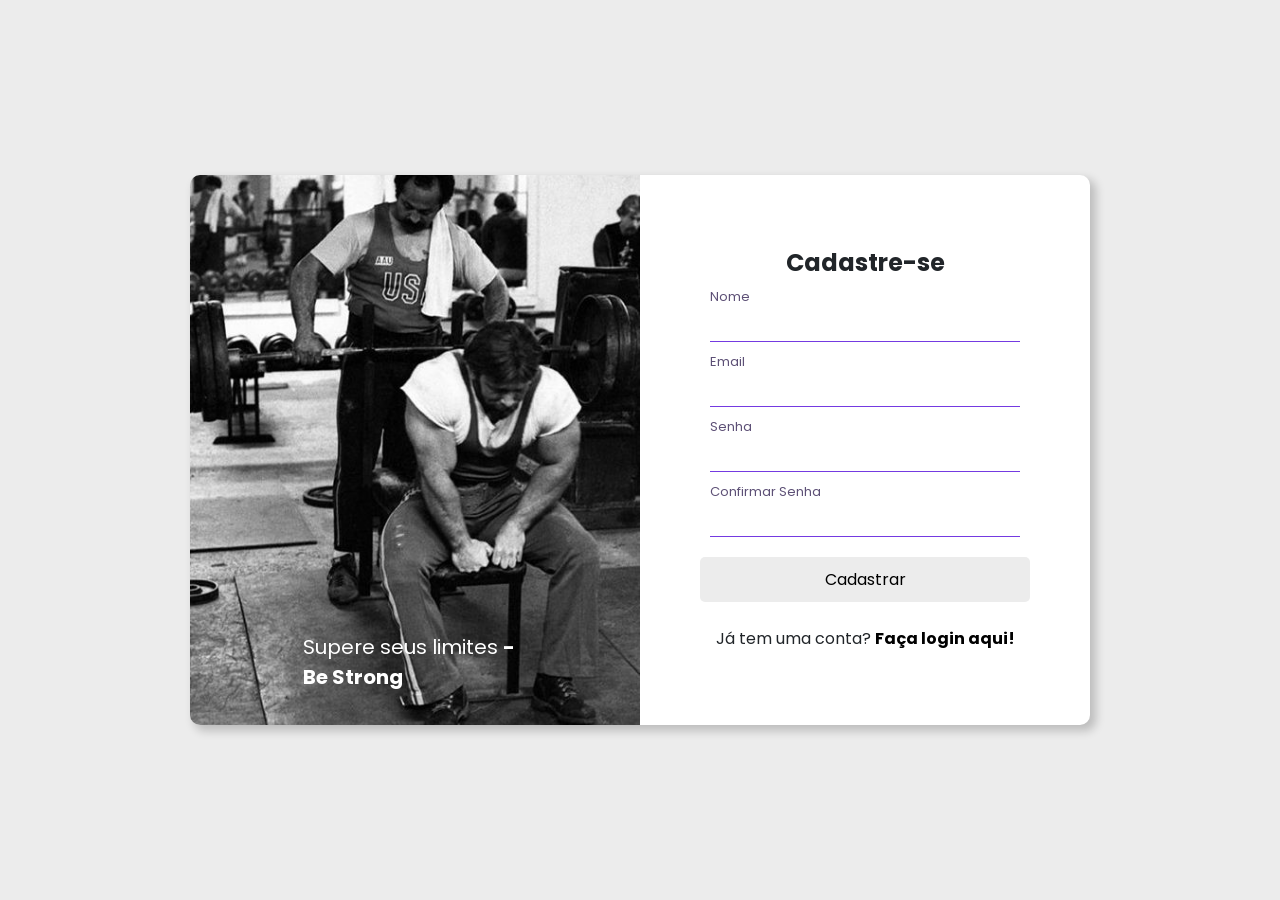
<file: public/cadastro.html>
<!DOCTYPE html>
<html lang="en">

<head>
    <meta charset="UTF-8">
    <meta name="viewport" content="width=device-width, initial-scale=1.0">
    <link href="https://cdn.jsdelivr.net/npm/bootstrap@5.0.2/dist/css/bootstrap.min.css" rel="stylesheet"
        integrity="sha384-EVSTQN3/azprG1Anm3QDgpJLIm9Nao0Yz1ztcQTwFspd3yD65VohhpuuCOmLASjC" crossorigin="anonymous">
    <link rel="stylesheet" href="css/cadastro.css">
    <script src="js/sessao.js"></script>
    <title>Cadastro | BeStrong</title>
</head>

<body>
    <div class="wrapper">
        <div class="container main">
            <div class="row">
                <div class="col-md-6 side-image">
                    <div class="text">
                        <p>Supere seus limites <strong> - Be Strong</strong></p>
                    </div>
                </div>
                <div class="col-md-6 right">
                    <div class="input-box">
                        <h4>Cadastre-se</h4>
                        <form id="form">
                            <div class="input-field">
                                <input type="text" class="input" id="nome" autocomplete="off">
                                <label for="nome">Nome</label>
                            </div>
                            <div class="input-field">
                                <input type="text" class="input" id="email" autocomplete="off">
                                <label for="text">Email</label>
                            </div>
                            <div class="input-field">
                                <input type="password" class="input" id="senha">
                                <label for="pass">Senha</label>
                            </div>
                            <div class="input-field">
                                <input type="password" class="input" id="confirmar_senha">
                                <label for="pass">Confirmar Senha</label>
                            </div>
                            <div id="mensagem_erro_cadastro"></div>
                            <div class="btn_cadastro">
                                <button type="button" onclick="cadastrar()">Cadastrar</button>
                            </div>
                            <div class="signin">
                                <span>Já tem uma conta? <a href="login.html">Faça login aqui!</a></span>
                            </div>
                        </form>
                    </div>
                </div>
            </div>
        </div>
    </div>
</body>
</html>
<script>

function cadastrar() {

// Recupere o valor da nova input pelo nome do id
var nomeVar = nome.value;
var emailVar = email.value;
var senhaVar = senha.value;
var confirmarSenha = confirmar_senha.value;

const mensagemErro = document.getElementById("mensagem_erro_cadastro");

// Validação dos campos
const tamanhoNome = nomeVar.length > 1;
const emailConterArroba = /^[^\s@]+@[^\s@]+\.[^\s@]+$/.test(emailVar);
const tamanhoSenha = senhaVar.length > 6;
const confirmarSenhas = senhaVar == confirmarSenha;

mensagemErro.innerHTML = "";
mensagemErro.style.display = "none";

// Verificando se há algum campo em branco
if (
    nomeVar == "" ||
    emailVar == "" ||
    senhaVar == "" ||
    confirmarSenha == ""
) {
    mensagemErro.innerHTML = "Campos obrigatórios estão vazios";
    mensagemErro.style.display = "block";
    return false;
} else if (!tamanhoNome) {
    mensagemErro.innerHTML = "O campo de nome deve ter mais que um caractere";
    mensagemErro.style.display = "block";
    return false;
} else if (!emailConterArroba) {
    mensagemErro.innerHTML = "O campo de email deve conter '@' e '.'";
    mensagemErro.style.display = "block";
    return false;
} else if (!tamanhoSenha) {
    mensagemErro.innerHTML = "A senha precisa ter mais que 6 caracteres";
    mensagemErro.style.display = "block";
    return false;
} else if (!confirmarSenhas) {
    mensagemErro.innerHTML = "As senhas precisam ser iguais!";
    mensagemErro.style.display = "block";
    return false;
}



// Enviando o valor da nova input
fetch("/usuarios/cadastrar", {
    method: "POST",
    headers: {
        "Content-Type": "application/json",
    },
    body: JSON.stringify({
        nomeServer: nomeVar,
        emailServer: emailVar,
        senhaServer: senhaVar
    }),
})
    .then(function (resposta) {
        console.log("resposta: ", resposta);

        if (resposta.ok) {
            // Exibe a mensagem de sucesso
            mensagemErro.innerHTML = "Cadastro realizado com sucesso! Você será redirecionado para o login!";
            mensagemErro.style.color = "green";
            mensagemErro.style.display = "block";

            // Redireciona para o login
            setTimeout(() => {
                window.location.href = "/login.html"; // Redirecionando para a página de login após 5 segundos
            }, 3000);

            //limparFormulario(); // Chama a função para limpar os campos após o cadastro
        } else {
            throw "Houve um erro ao tentar realizar o cadastro!";
        }
    })
    .catch(function (resposta) {
        console.log(`#ERRO: ${resposta}`);
        mensagemErro.innerHTML = "Ocorreu um erro ao realizar o cadastro!";
        mensagemErro.style.color = "red";
        mensagemErro.style.display = "block";
    });

// Ocultar a mensagem após 5 segundos
setTimeout(() => {
    mensagemErro.style.display = "none";
}, 5000);

}

</script>
</file>
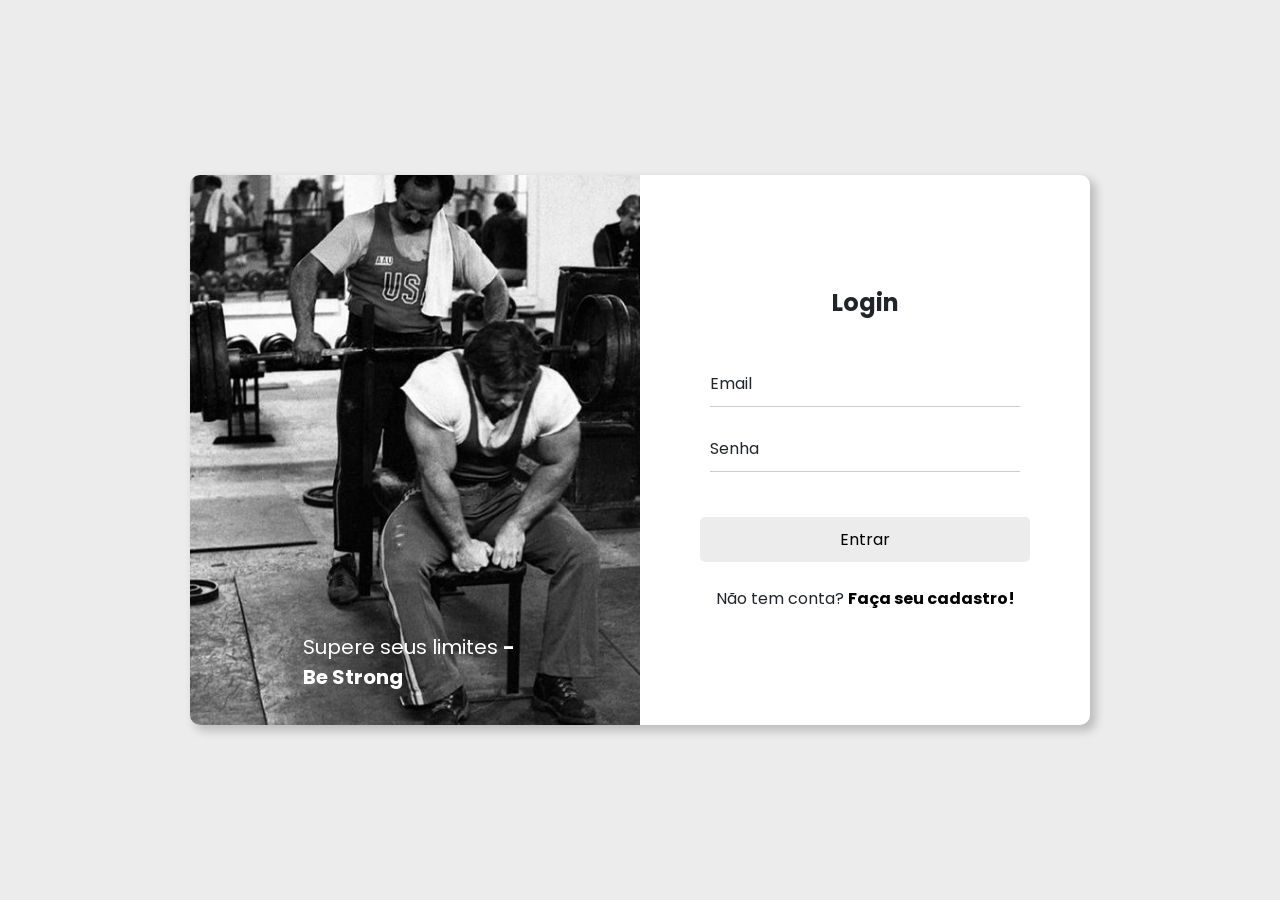
<file: public/login.html>
<!DOCTYPE html>
<html lang="en">

<head>
    <meta charset="UTF-8">
    <meta name="viewport" content="width=device-width, initial-scale=1.0">
    <link href="https://cdn.jsdelivr.net/npm/bootstrap@5.0.2/dist/css/bootstrap.min.css" rel="stylesheet"
        integrity="sha384-EVSTQN3/azprG1Anm3QDgpJLIm9Nao0Yz1ztcQTwFspd3yD65VohhpuuCOmLASjC" crossorigin="anonymous">
    <link rel="stylesheet" href="css/login.css">
    <title> Login | BeStrong</title>
    <link rel="icon" href="assets/FlavIcon.png" style="height: 70px; width: 70px;">
</head>

<body>
    <div class="wrapper">
        <div class="container main">
            <div class="row">
                <div class="col-md-6 side-image">
                    <div class="text">
                        <p>Supere seus limites <strong>- Be Strong</strong></p>
                    </div>

                </div>
                <div class="col-md-6 right">

                    <div class="input-box">

                        <h4>Login</h4>
                        <div class="input-field">
                            <input type="text" class="input" id="email_usuario" required="" autocomplete="off">
                            <label for="email">Email</label>
                        </div>
                        <div class="input-field">
                            <input type="password" class="input" id="senha_usuario" required="">
                            <label for="pass">Senha</label>
                        </div>
                        <div id="mensagem_erro_login"></div>
                        <div class="btn_login">
                            <button onclick="entrar()">Entrar</button>
                        </div>
                        <div class="signin">
                            <span>Não tem conta? <a href="cadastro.html">Faça seu cadastro!</a></span>
                        </div>
                    </div>
                </div>
            </div>
        </div>
    </div>
    <script src="js/sessao.js"></script>
</body>


</html>

<script>
    function entrar() {

        var emailVar = email_usuario.value;
        var senhaVar = senha_usuario.value;

        var mensagemErroLogin = document.getElementById("mensagem_erro_login");

        // Verificando se os campos estão vazios
        if (emailVar == "" || senhaVar == "") {
            mensagemErroLogin.innerHTML = "Por favor, preencha ambos os campos!";
            mensagemErroLogin.style.display = "block";


            return false;
        } else {
            mensagemErroLogin.style.display = "none";
        }

        console.log("FORM LOGIN: ", emailVar);
        console.log("FORM SENHA: ", senhaVar);

        // Realiza a requisição para a autenticação
        fetch("usuarios/autenticar", {
            method: "POST",
            headers: {
                "Content-Type": "application/json"
            },
            body: JSON.stringify({
                emailServer: emailVar,
                senhaServer: senhaVar
            })
        }).then(function (resposta) {
            console.log("ESTOU NO THEN DO entrar()!");

            if (resposta.ok) {
                resposta.json().then(json => {

                    sessionStorage.EMAIL_USUARIO = json.email;
                    sessionStorage.NOME_USUARIO = json.nome;
                    sessionStorage.ID_USUARIO = json.id;


                    mensagemErroLogin.innerHTML = "Login realizado com sucesso!";
                    mensagemErroLogin.style.color = "green";
                    mensagemErroLogin.style.display = "block";


                    setTimeout(function () {
                        window.location.href = "painel.html";
                    }, 1000);
                });
            } else {

                resposta.text().then(texto => {
                    console.error(texto);
                    mensagemErroLogin.innerHTML = "Falha no login: " + texto;
                    mensagemErroLogin.style.display = "block";
                });
            }
        }).catch(function (erro) {

            console.error(erro);
            mensagemErroLogin.innerHTML = "Erro de conexão. Tente novamente!";
            mensagemErroLogin.style.display = "block";
        });

        return false;
    }

</script>
</file>
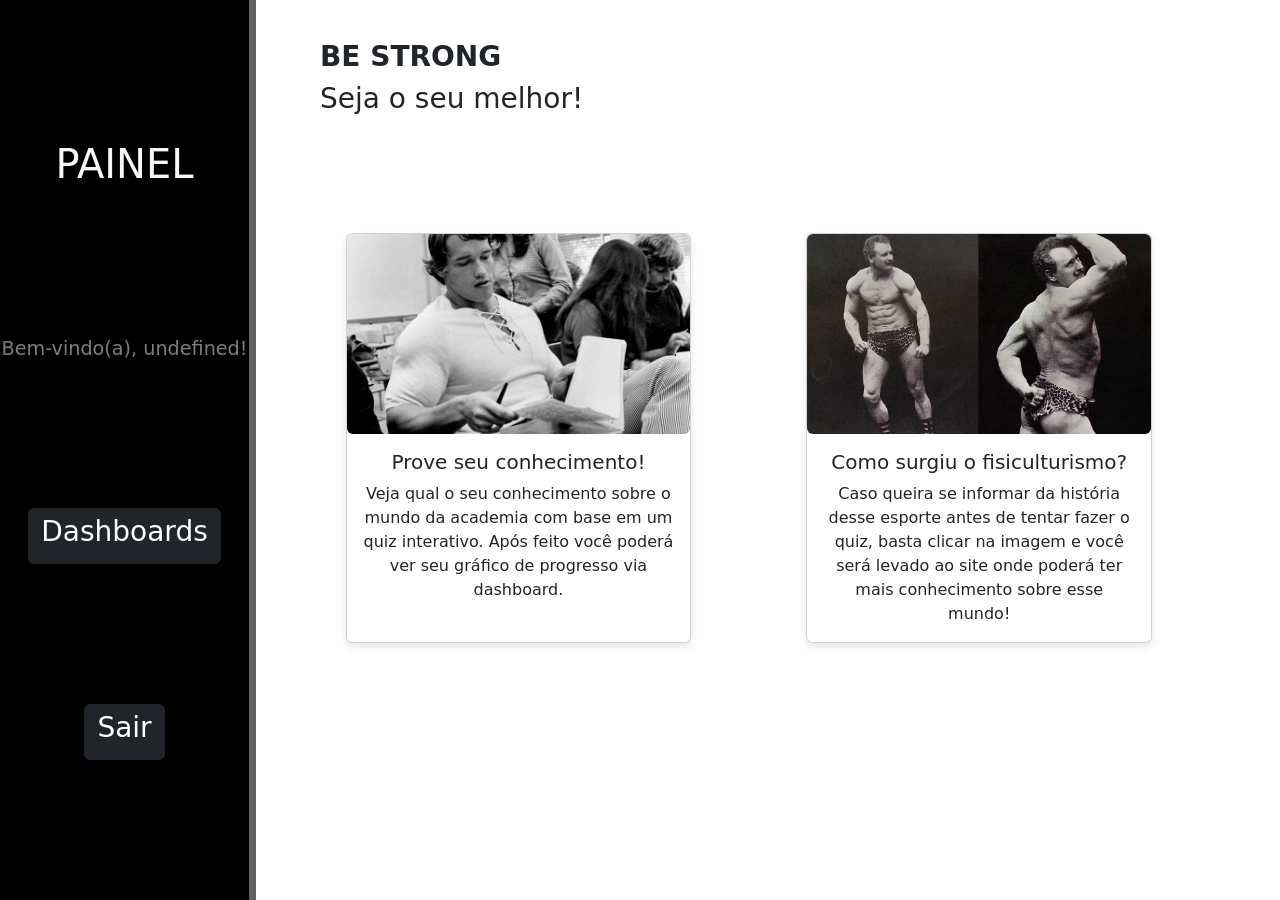
<file: public/painel.html>
<!DOCTYPE html>
    <html lang="en">

    <head>
        <meta charset="UTF-8">
        <meta name="viewport" content="width=device-width, initial-scale=1.0">
        <link rel="stylesheet" href="css/painel.css">
        <link href="https://cdn.jsdelivr.net/npm/bootstrap@5.3.0/dist/css/bootstrap.min.css" rel="stylesheet">
        <link rel="stylesheet" href="https://cdn.jsdelivr.net/npm/bootstrap-icons/font/bootstrap-icons.css">
        <script src="https://cdn.jsdelivr.net/npm/bootstrap@5.3.0/dist/js/bootstrap.bundle.min.js"></script>
        <script src="./js/sessao.js"></script>
        <title>Be Strong | Painel </title>
        <link rel="icon" href="assets/FlavIcon.png" style="height: 70px; width: 70px;">

    </head>

    <body>

        <div class="janela">
            <div class="header-left">
                <h1>PAINEL</h1>

                <div class="hello">
                    <h3>Bem-vindo(a), <span id="b_usuario">usuário</span>!</h3>
                </div>


                <div class="btn btn-dark">
                    <a href="dash.html">
                        <h3>Dashboards</h3>
                    </a>
                </div>


                <div class="btn btn-dark" onclick="limparSessao()">
                    <h3>Sair</h3>
                </div>

            </div>

            <div class="titulo">
                <h3><strong>BE STRONG</strong></h3>
                <h3>Seja o seu melhor!</h3>
            </div>

            <div class="cards-container">

                <!-- Card 1: Explicação do Quiz -->
                <div class="card">
                    <img src="./assets/painel_img1.jpg" class="card-img-top" alt="Exemplo do Quiz" onclick="window.location.href='quiz.html'">
                    <div class="card-body">
                        <h5 class="card-title text-center">Prove seu conhecimento!</h5>
                        <p class="card-text text-center">
                            Veja qual o seu conhecimento sobre o mundo da academia com base em um quiz interativo. Após feito 
                            você poderá ver seu gráfico de progresso via dashboard.
                        </p>
                    </div>
                </div>

                <!-- Card 2: Explicação do Quiz -->
                <div class="card">
                    <img src="./assets/eugen-sandow.jpg" class="card-img-top" alt="Exemplo do Quiz" onclick="window.location.href='https://ge.globo.com/fisiculturismo/guia/2024/07/14/c-fisiculturismo-historia-do-esporte-como-surgiu-e-federacoes.ghtml'">
                    <div class="card-body">
                        <h5 class="card-title text-center">Como surgiu o fisiculturismo?</h5>
                        <p class="card-text text-center">
                            Caso queira se informar da história desse esporte antes de tentar fazer o quiz, basta clicar na imagem e você será levado
                            ao site onde poderá ter mais conhecimento sobre esse mundo!
                        </p>
                    </div>
                </div>
            </div>
        </div>
    </body>
    </html>
    <script>
        b_usuario.innerHTML = sessionStorage.NOME_USUARIO;
    </script>
</file>
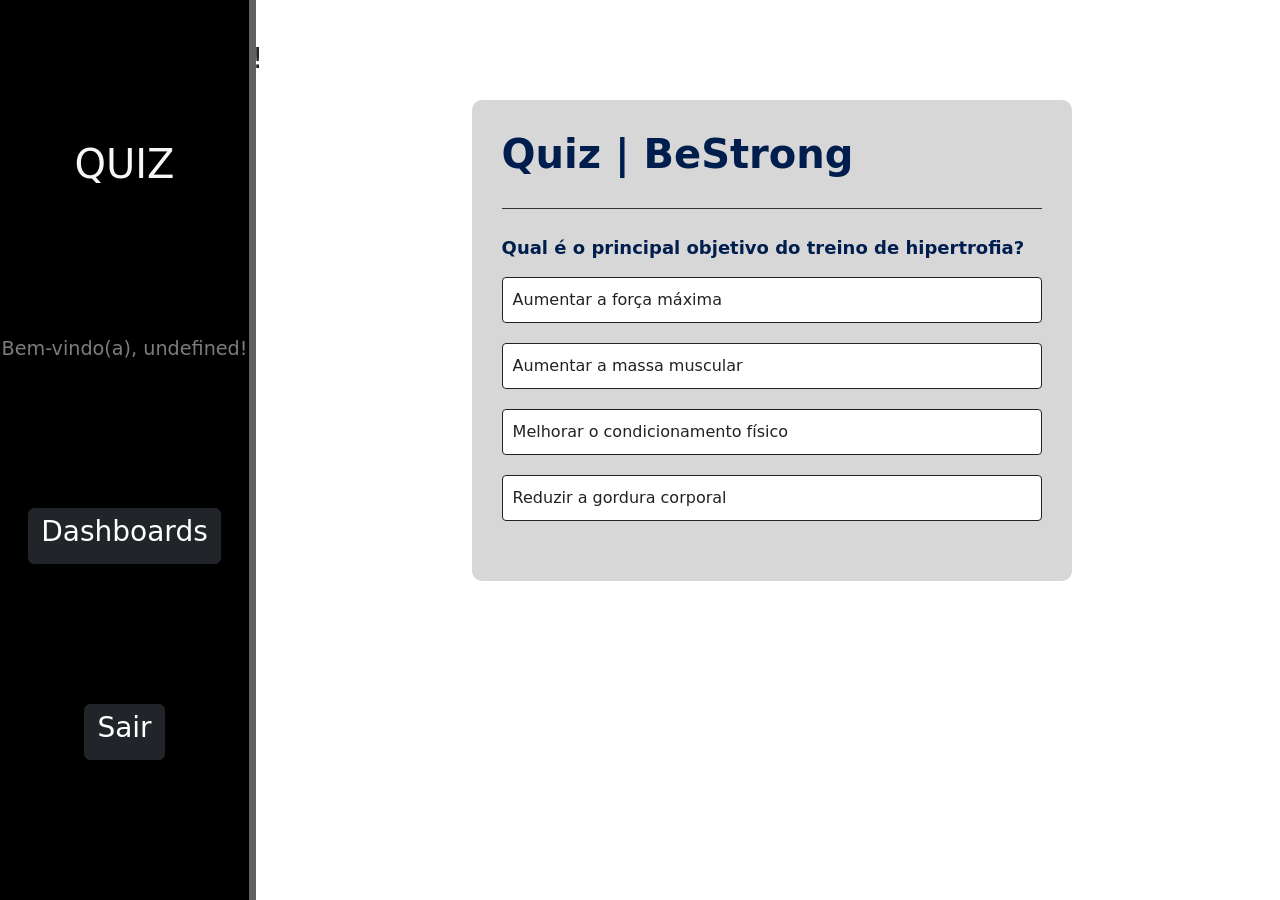
<file: public/quiz.html>
<!DOCTYPE html>
<html lang="en">

<head>
    <meta charset="UTF-8">
    <meta name="viewport" content="width=device-width, initial-scale=1.0">
    <link rel="stylesheet" href="./css/quiz.css">
    <link href="https://cdn.jsdelivr.net/npm/bootstrap@5.3.0/dist/css/bootstrap.min.css" rel="stylesheet">
    <link rel="stylesheet" href="https://cdn.jsdelivr.net/npm/bootstrap-icons/font/bootstrap-icons.css">
    <script src="https://cdn.jsdelivr.net/npm/bootstrap@5.3.0/dist/js/bootstrap.bundle.min.js"></script>
    <link rel="icon" href="./assets/FlavIcon.png" type="image/png" sizes="32x32">
    <title>Quiz | Be Strong</title>
</head>

<body>
    <div class="janela">
        <div class="header-left">
            <h1>QUIZ</h1>

            <div class="hello">
                <h3>Bem-vindo(a), <span id="b_usuario">usuário</span>!</h3>
            </div>


            <div class="btn btn-dark">
                <a href="dash.html">
                    <h3>Dashboards</h3>
                </a>
            </div>


            <div class="btn btn-dark" onclick="limparSessao()">
                <h3>Sair</h3>
            </div>

        </div>

        <div class="titulo">
            <h3><strong>BE STRONG</strong></h3>
            <h3>Seja o seu melhor!</h3>
        </div>


        <div class="app">
            <h1>Quiz | BeStrong</h1>
            <div class="quiz">
                <h2 id="question">"Pergunta"</h2>
                <div id="answer-buttons" class="answer-buttons">
                    <button id="btn1" class="btn-ops">Opção 1</button>
                    <button id="btn2" class="btn-ops">Opção 2</button>
                    <button id="btn3" class="btn-ops">Opção 3</button>
                    <button id="btn4" class="btn-ops">Opção 4</button>
                </div>
                <button id="next-btn" class="next-btn">Próxima</button>
            </div>
        </div>

        <script>
            b_usuario.innerHTML = sessionStorage.NOME_USUARIO;
            document.addEventListener("DOMContentLoaded", function () {
                const questionElement = document.getElementById("question");
                const buttons = [
                    document.getElementById("btn1"),
                    document.getElementById("btn2"),
                    document.getElementById("btn3"),
                    document.getElementById("btn4")
                ];
                const nextButton = document.getElementById("next-btn");

                let currentQuestionIndex = 0;
                let certas = 0; // Variável para acertos
                let erradas = 0; // Variável para erros

                const questions = [
                    {
                        question: "Qual é o principal objetivo do treino de hipertrofia?",
                        answers: [
                            { text: "Aumentar a força máxima", correct: false },
                            { text: "Aumentar a massa muscular", correct: true },
                            { text: "Melhorar o condicionamento físico", correct: false },
                            { text: "Reduzir a gordura corporal", correct: false }
                        ]
                    },
                    {
                        question: "Qual desses exercícios é considerado um movimento composto?",
                        answers: [
                            { text: "Rosca direta", correct: false },
                            { text: "Agachamento", correct: true },
                            { text: "Elevação lateral", correct: false },
                            { text: "Pullover", correct: false }
                        ]
                    },
                    {
                        question: "O que caracteriza um treino aeróbico?",
                        answers: [
                            { text: "Foco no aumento de massa muscular", correct: false },
                            { text: "Atividade de longa duração e baixa intensidade", correct: true },
                            { text: "Exercícios de alta intensidade e curta duração", correct: false },
                            { text: "Movimentos rápidos com foco na força", correct: false }
                        ]
                    },
                    {
                        question: "Qual o melhor exercício para fortalecer a região abdominal?",
                        answers: [
                            { text: "Flexão de braço", correct: false },
                            { text: "Abdominal tradicional", correct: true },
                            { text: "Puxada na barra", correct: false },
                            { text: "Supino reto", correct: false }
                        ]
                    },
                    {
                        question: "Qual é a principal vantagem do treinamento intervalado (HIIT)?",
                        answers: [
                            { text: "Aumento da força máxima", correct: false },
                            { text: "Queima intensa de calorias em um curto período de tempo", correct: true },
                            { text: "Maior resistência muscular", correct: false },
                            { text: "Melhora apenas a flexibilidade", correct: false }
                        ]
                    },
                    {
                        question: "Qual tipo de alongamento é mais indicado após o treino?",
                        answers: [
                            { text: "Alongamento dinâmico", correct: false },
                            { text: "Alongamento estático", correct: true },
                            { text: "Alongamento ativo", correct: false },
                            { text: "Alongamento assistido", correct: false }
                        ]
                    },
                    {
                        question: "O que é a periodização no treinamento?",
                        answers: [
                            { text: "Alteração de exercícios a cada 15 dias", correct: false },
                            { text: "Planejamento de treinos para aumentar a performance ao longo do tempo", correct: true },
                            { text: "Realização de treinos apenas com pesos altos", correct: false },
                            { text: "Treinos apenas com atividades aeróbicas", correct: false }
                        ]
                    },
                    {
                        question: "Qual é o papel dos carboidratos na alimentação de um atleta?",
                        answers: [
                            { text: "São usados para repor a gordura no corpo", correct: false },
                            { text: "Servem como principal fonte de energia durante o exercício", correct: true },
                            { text: "Ajudam no aumento da massa muscular", correct: false },
                            { text: "Substituem a ingestão de proteínas", correct: false }
                        ]
                    },
                    {
                        question: "Quais são os benefícios da prática de yoga?",
                        answers: [
                            { text: "Aumento da força muscular", correct: false },
                            { text: "Melhora da flexibilidade e redução do estresse", correct: true },
                            { text: "Aumento da capacidade cardiovascular", correct: false },
                            { text: "Redução do risco de lesões em treinos de alta intensidade", correct: false }
                        ]
                    },
                    {
                        question: "O que é a adaptação neural no treino de força?",
                        answers: [
                            { text: "Aumento da massa muscular em resposta ao treino", correct: false },
                            { text: "Ajustes do sistema nervoso para recrutar mais fibras musculares", correct: true },
                            { text: "Aumento da resistência cardiovascular", correct: false },
                            { text: "Melhora da flexibilidade articular", correct: false }
                        ]
                    }
                ];

                function startQuiz() {
                    currentQuestionIndex = 0;
                    certas = 0; // Resetando os acertos
                    erradas = 0; // Resetando os erros
                    nextButton.textContent = "Próxima";
                    nextButton.style.display = "none";
                    showQuestion();
                }

                function showQuestion() {
                    resetState();
                    const currentQuestion = questions[currentQuestionIndex];
                    questionElement.textContent = currentQuestion.question;

                    buttons.forEach((button, index) => {
                        const answer = currentQuestion.answers[index];
                        button.textContent = answer.text;
                        button.dataset.correct = answer.correct;
                        button.addEventListener("click", selectAnswer);
                    });
                }

                function resetState() {
                    nextButton.style.display = "none";
                    buttons.forEach(button => {
                        clearStatusClass(button);
                        button.disabled = false;
                    });
                }

                function selectAnswer(e) {
                    const selectedButton = e.target;
                    const correct = selectedButton.dataset.correct === "true";

                    // Atualizando as variáveis de acertos e erros
                    if (correct) {
                        certas++;
                    } else {
                        erradas++;
                    }

                    setStatusClass(selectedButton, correct);

                    buttons.forEach(button => {
                        setStatusClass(button, button.dataset.correct === "true");
                        button.disabled = true;
                    });

                    if (questions.length > currentQuestionIndex + 1) {
                        nextButton.style.display = "block";
                    } else {
                        nextButton.textContent = "Ver Resultado";
                        nextButton.style.display = "block";
                    }
                }

                function setStatusClass(element, correct) {
                    clearStatusClass(element);
                    if (correct) {
                        element.classList.add("correct");
                    } else {
                        element.classList.add("incorrect");
                    }
                }

                function clearStatusClass(element) {
                    element.classList.remove("correct");
                    element.classList.remove("incorrect");
                }

                nextButton.addEventListener("click", () => {
                    if (currentQuestionIndex < questions.length - 1) {
                        currentQuestionIndex++;
                        showQuestion();
                    } else {
                        showResults();
                    }
                });

                function showResults() {
                    resetState();
                    questionElement.textContent = `Parabéns! Você acertou ${certas} de ${questions.length} perguntas!`;
                    nextButton.textContent = "Ir para Dashboard";
                    nextButton.style.display = "block";


                    fetch("./pontuacaoUsuario/cadastrarPontos", {
                        method: "POST",
                        headers: {
                            "Content-Type": "application/json",
                        },
                        body: JSON.stringify({
                            idUsuario: sessionStorage.ID_USUARIO,  
                            acerto: certas,
                            erros: erradas,
                        }),
                    })
                        .then((response) => {
                            if (response.ok) {
                                return response.json();
                            } else {
                                throw new Error("Erro ao cadastrar pontos.");
                            }
                        })
                        .then((data) => {
                            console.log("Pontos cadastrados com sucesso:", data);
                        })
                        .catch((error) => {
                            console.error("Erro:", error);
                        });

                    nextButton.addEventListener("click", () => {
                        window.location.href = "dash.html";
                    });

                    buttons.forEach(button => {
                        button.style.display = "none";
                    });
                }

                startQuiz();
            });

        </script>
</body>
</html>
</file>
<file: public/css/cadastro.css>
@import url('https://fonts.googleapis.com/css2?family=Poppins:wght@400;500;600;700&display=swap');

* {
    font-family: 'Poppins', sans-serif;
}

.wrapper {
    background: #ececec;
    padding: 0 20px 0 20px;
}

.main {
    display: flex;
    justify-content: center;
    align-items: center;
    min-height: 100vh;
}

.side-image {
    background-image: url("../assets/login_background.jpg");
    background-position: center;
    background-size: cover;
    background-repeat: no-repeat;
    border-radius: 10px 0 0 10px;
    position: relative;
}

.row {
    width: 900px;
    height: 550px;
    border-radius: 10px;
    background: #fff;
    padding: 0px;
    box-shadow: 5px 5px 10px 1px rgba(0, 0, 0, 0.2);
}

.text {
    position: absolute;
    top: 90%;
    left: 50%;
    transform: translate(-50%, -50%);
}

.text p {
    color: #fff;
    font-size: 20px;
}

i {
    font-weight: 400;
    font-size: 15px;
}

.right {
    display: flex;
    justify-content: center;
    align-items: center;
    position: relative;
}

.input-box {
    width: 330px;
    box-sizing: border-box;
}

img {
    width: 35px;
    position: absolute;
    top: 30px;
    left: 30px;
}

.input-box h4 {
    font-weight: 700;
    text-align: center;
    margin-bottom: 20px;
}

.input-field {
    display: flex;
    flex-direction: column;
    position: relative;
    padding: 0 10px 0 10px;
}

.input {
    height: 45px;
    width: 100%;
    background: transparent;
    border: none;
    border-bottom: 1px solid rgba(0, 0, 0, 0.2);
    outline: none;
    margin-bottom: 20px;
    color: #40414a;
}

.input-box .input-field label {
    position: absolute;
    top: 10px;
    left: 10px;
    pointer-events: none;
    transition: .5s;
}

.input-field input:focus~label {
    top: -10px;
    font-size: 13px;
}

.input-field input:valid~label {
    top: -10px;
    font-size: 13px;
    color: #5d5076;
}

.input-field .input:focus,
.input-field .input:valid {
    border-bottom: 1px solid #743ae1;
}


.btn_cadastro button {
    border: none;
    outline: none;
    height: 45px;
    width: 330px;
    background: #ececec;
    border-radius: 5px;
    transition: .4s;

}

.btn_cadastro button:hover {
    background: rgba(37, 95, 156, 0.937);
    color: #fff;
}

.signin {
    text-align: center;
    font-size: medium;
    margin-top: 25px;
}


span a {
    text-decoration: none;
    font-weight: 700;
    color: #000;
    transition: .5s;
}

span a:hover {
    text-decoration: underline;
    color: #000;
}

#mensagem_erro_cadastro {
    color: red;
    font-weight: bold;
    margin-top: 10px;
    margin-left: 20px;
    margin-bottom: 20px;
    display: none;
    /* Inicialmente escondida */
}
</file>
<file: public/css/login.css>
@import url('https://fonts.googleapis.com/css2?family=Poppins:wght@400;500;600;700&display=swap');

* {
    font-family: 'Poppins', sans-serif;
}

.wrapper {
    background: #ececec;
    padding: 0 20px 0 20px;
}

.main {
    display: flex;
    justify-content: center;
    align-items: center;
    min-height: 100vh;
}

.side-image {
    background-image: url("../assets/login_background.jpg");
    background-position: center;
    background-size: cover;
    background-repeat: no-repeat;
    border-radius: 10px 0 0 10px;
    position: relative;
}

.row {
    width: 900px;
    height: 550px;
    border-radius: 10px;
    background: #fff;
    padding: 0px;
    box-shadow: 5px 5px 10px 1px rgba(0, 0, 0, 0.2);
}

.text {
    position: absolute;
    top: 90%;
    left: 50%;
    transform: translate(-50%, -50%);
}

.text p {
    color: #fff;
    font-size: 20px;
}

i {
    font-weight: 400;
    font-size: 15px;
}

.right {
    display: flex;
    justify-content: center;
    align-items: center;
    position: relative;
}

.input-box {
    width: 330px;
    box-sizing: border-box;
}

img {
    width: 35px;
    position: absolute;
    top: 30px;
    left: 30px;
}

.input-box h4 {
    font-weight: 700;
    text-align: center;
    margin-bottom: 45px;
}

.input-field {
    display: flex;
    flex-direction: column;
    position: relative;
    padding: 0 10px 0 10px;
}

.input {
    height: 45px;
    width: 100%;
    background: transparent;
    border: none;
    border-bottom: 1px solid rgba(0, 0, 0, 0.2);
    outline: none;
    margin-bottom: 20px;
    color: #40414a;
}

.input-box .input-field label {
    position: absolute;
    top: 10px;
    left: 10px;
    pointer-events: none;
    transition: .5s;
}

.input-field input:focus~label {
    top: -10px;
    font-size: 13px;
}

.input-field input:valid~label {
    top: -10px;
    font-size: 13px;
    color: #5d5076;
}

.input-field .input:focus,
.input-field .input:valid {
    border-bottom: 1px solid #743ae1;
}


.btn_login button{
    border: none;
    outline: none;
    height: 45px;
    width: 330px;
    background: #ececec;
    border-radius: 5px;
    transition: .4s;
    text-align: center;
    font-size: medium;
    margin-top: 25px;
}

.btn_login button:hover{
    background: rgba(37, 95, 156, 0.937);
    color: #fff;
}

.signin{
    text-align: center;
    font-size:medium;
    margin-top: 25px;
}


span a {
    text-decoration: none;
    font-weight: 700;
    color: #000;
    transition: .5s;
}

span a:hover {
    text-decoration: underline;
    color: #000;
}

#mensagem_erro_login{
    color: red;
    font-weight: bold;
    margin-top: 10px;
    display: none; /* Inicialmente escondida */
}
</file>
<file: public/css/painel.css>
@import url('https://fonts.googleapis.com/css2?family=Newsreader:ital,opsz,wght@0,6..72,200..800;1,6..72,200..800&family=Oswald:wght@200..700&family=Poppins:ital,wght@0,100;0,200;0,300;0,400;0,500;0,600;0,700;0,800;0,900;1,100;1,200;1,300;1,400;1,500;1,600;1,700;1,800;1,900&display=swap');

body {
  margin: 0;
  padding: 0;
  font-family: system-ui, -apple-system, BlinkMacSystemFont, 'Segoe UI', Roboto, Oxygen, Ubuntu, Cantarell, 'Open Sans', 'Helvetica Neue', sans-serif;
}

/* PAGINA DOS GRÁFICOS 2023 */

/* Ajuste do painel para adicionar mais espaço entre o título e os cards */
.janela {
  display: flex;
  flex-direction: column; /* Faz a div janela ficar em coluna para incluir o título acima */
}

.header-left a {
  text-decoration: none;
  color: white;
}

.header-left {
  position: fixed;
  top: 0;
  left: 0;
  z-index: 999;
  height: 100vh;
  width: 20%;
  display: flex;
  flex-direction: column;
  justify-content: space-evenly;
  align-items: center;
  border-right: 7px solid rgb(97, 95, 95);
  background-color: #000000;
}

.dash-right {
  display: flex;
  width: 70%;
  height: fit-content;
  background-color: #ffffff;
  position: relative;
  top: 0;
  left: 25%;
  height: 100vh;
  overflow: auto;
}

.header-left h1 {
  color: #f7f7f7;
}

.hello {
  width: 100%;
  display: flex;
  justify-content: center;
}

.hello h3 {
  color: #7c7c7c;
  font-weight: 500;
  font-size: 1.2rem;
}

.hello h3 span {
  font-weight: 400;
}

.btn-dark h3 {
  font-size: 200;
}


.cards-container {
  display: flex;
  margin-top: 90px;
  justify-content: flex-end;
  gap: 10%;
  padding-right: 10%;
}

.card {
  display: flex;
  align-items: center;
  background-color: #65b8a6;
  margin-bottom: 20px;
  border-radius: 10px;
  box-shadow: 0 4px 8px rgba(0, 0, 0, 0.1);
  transition: box-shadow 0.3s ease, transform 0.3s ease;
  width: 30%; 
}

.card:hover {
  box-shadow: 0 8px 16px rgba(0, 0, 0, 0.2);
  transform: scale(1.05);
}


.card img {
  width: 100%; /* Faz a imagem preencher toda a largura do card */
  height: 200px; /* Mantém a altura fixada, ajuste conforme necessário */
  object-fit: cover; /* Faz com que a imagem preencha o card sem distorção */
  object-position: center; /* Garante que a imagem esteja centralizada */
  border-radius: 6px;
  cursor: pointer;
}

.card .card-content {
  margin-left: 10px;
}

.card .card-content h3 {
  font-size: 18px;
  color: #fff;
  margin: 0;
}

.card .card-content p {
  font-size: 14px;
  color: #fff;
  margin: 5px 0 0;
}

/* Ajusta a margem entre o título e os cards */
.titulo {
  padding-left: 25%;
  margin-top: 40px; /* Maior espaço entre o título e o topo */
  margin-bottom: 20px; /* Espaço pequeno entre o título e os cards */
}
</file>
<file: public/css/quiz.css>
@import url('https://fonts.googleapis.com/css2?family=Newsreader:ital,opsz,wght@0,6..72,200..800;1,6..72,200..800&family=Oswald:wght@200..700&family=Poppins:ital,wght@0,100;0,200;0,300;0,400;0,500;0,600;0,700;0,800;0,900;1,100;1,200;1,300;1,400;1,500;1,600;1,700;1,800;1,900&display=swap');

body {
  margin: 0;
  padding: 0;
  font-family: system-ui, -apple-system, BlinkMacSystemFont, 'Segoe UI', Roboto, Oxygen, Ubuntu, Cantarell, 'Open Sans', 'Helvetica Neue', sans-serif;
}


.janela {
  display: flex;
}

.header-left a {
  text-decoration: none;
  color: white;
}

.header-left {
  position: fixed;
  top: 0;
  left: 0;
  z-index: 999;
  height: 100vh;
  width: 20%;
  display: flex;
  flex-direction: column;
  justify-content: space-evenly;
  align-items: center;
  border-right: 7px solid rgb(97, 95, 95);
  background-color: #000000;
}

.dash-right {
  display: flex;
  width: 70%;
  height: fit-content;
  background-color: #ffffff;
  position: relative;
  top: 0;
  left: 25%;
  height: 100vh;
  overflow: auto;
}

.header-left h1 {
  color: #f7f7f7;
}

.hello {
  width: 100%;
  display: flex;
  justify-content: center;
}

.hello h3 {
  color: #7c7c7c;
  font-weight: 500;
  font-size: 1.2rem;
}

.hello h3 span {
  font-weight: 400;
}

.btn-dark h3 {
  font-size: 200;
}


.app{
    background: #d8d7d7;
    width: 90%;
    max-width: 600px;
    margin: 100px auto 0;
    border-radius: 10px;
    padding: 30px;

}

.app h1{
    font-weight: 25px;
    color: #001e4d;
    font-weight: 600;
    border-bottom: 1px solid #333;
    padding-bottom: 30px;
}

.quiz{
    padding: 20px 0;
}

.quiz h2{
    font-size: 18px;
    color: #001e4d;
    font-weight: 600;
}

.btn-ops{
    background: #fff;
    color: #222;
    font-weight: 500;
    width: 100%;
    border: 1px solid #222;
    padding: 10px;
    margin: 10px 0;
    text-align: left;
    border-radius: 4px;
    cursor: pointer;
    transition: 0.3s all;
}

.btn-ops:hover{
    background: #222;
    color: #fff;
}

#next-btn{
    background: #001e4d;
    color: #fff;
    font-weight: 500;
    width: 150px;
    border: 0;
    padding: 10px;
    margin: 20px auto 0;
    border-radius: 4px;
    cursor: pointer;
    display: none;
}

.correct{
    background: #9aeabc;
}
.incorrect{
    background: #ff9393;
}
</file>
